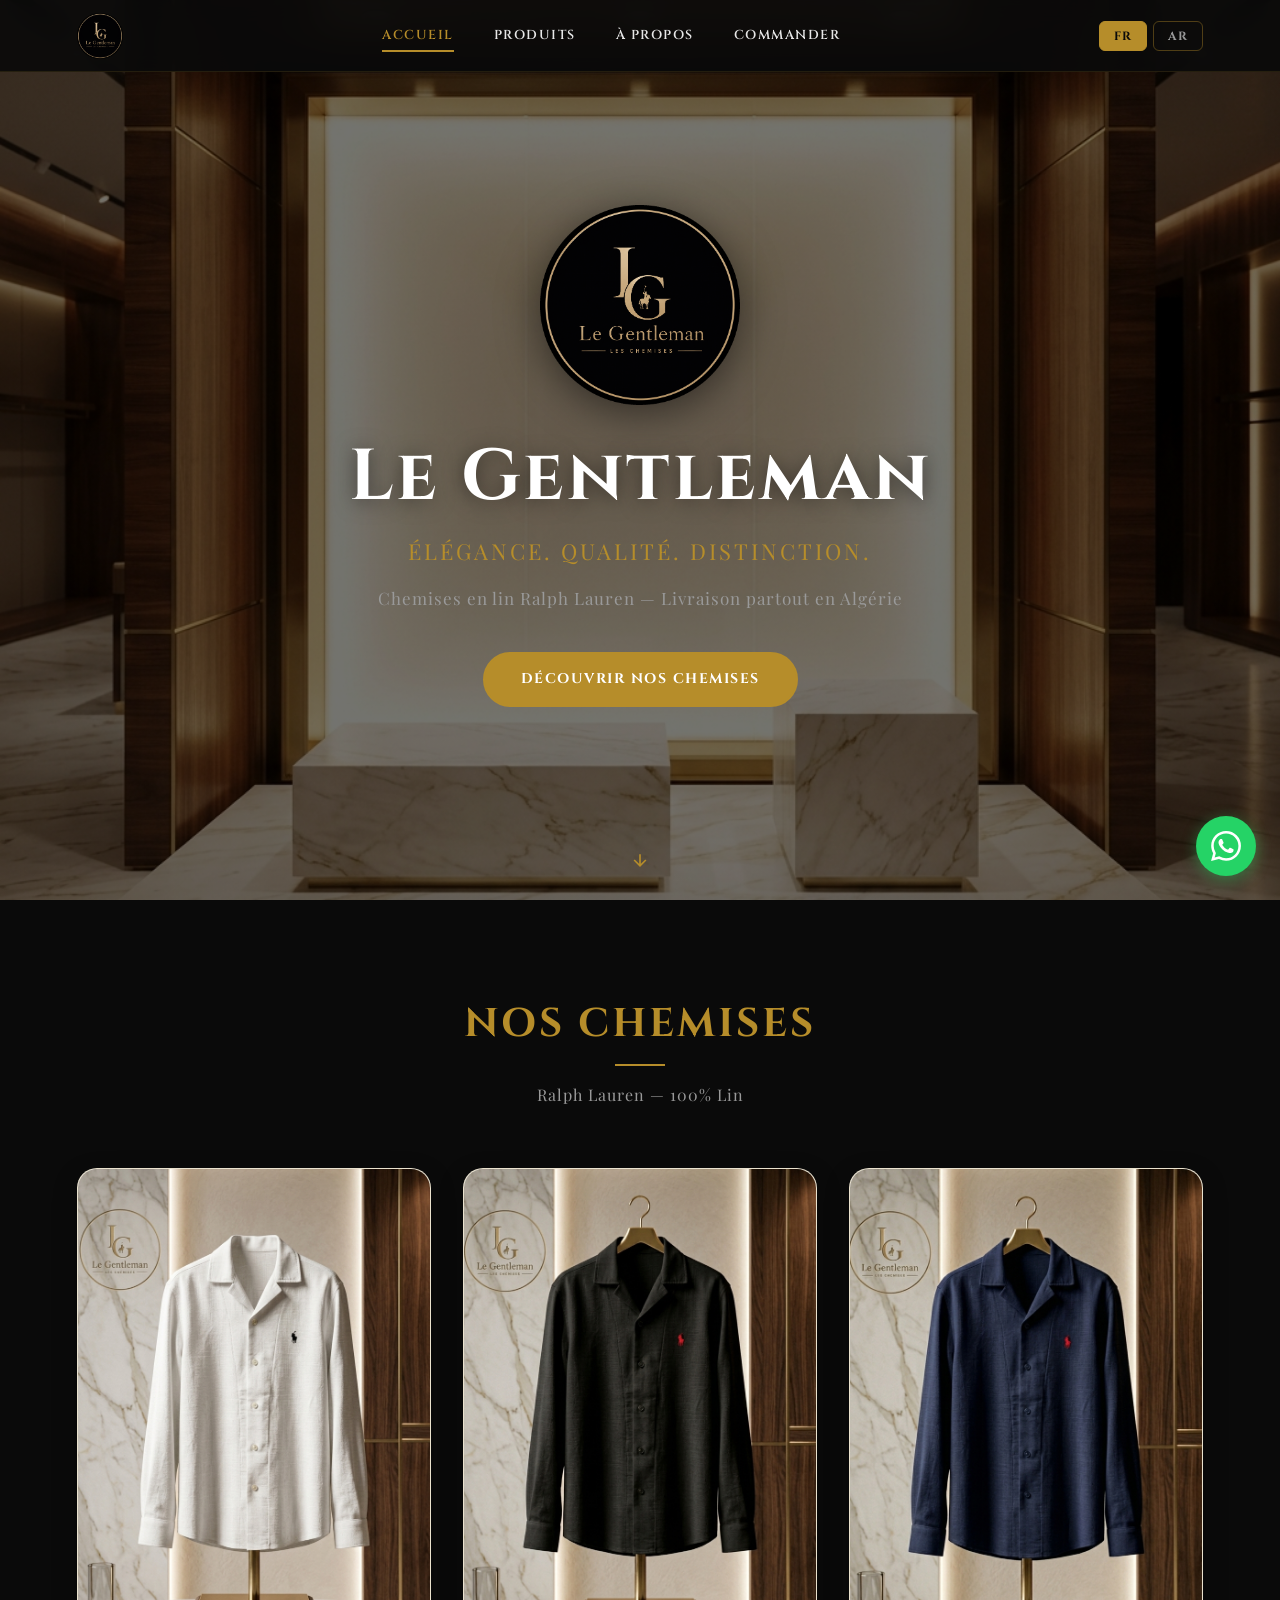
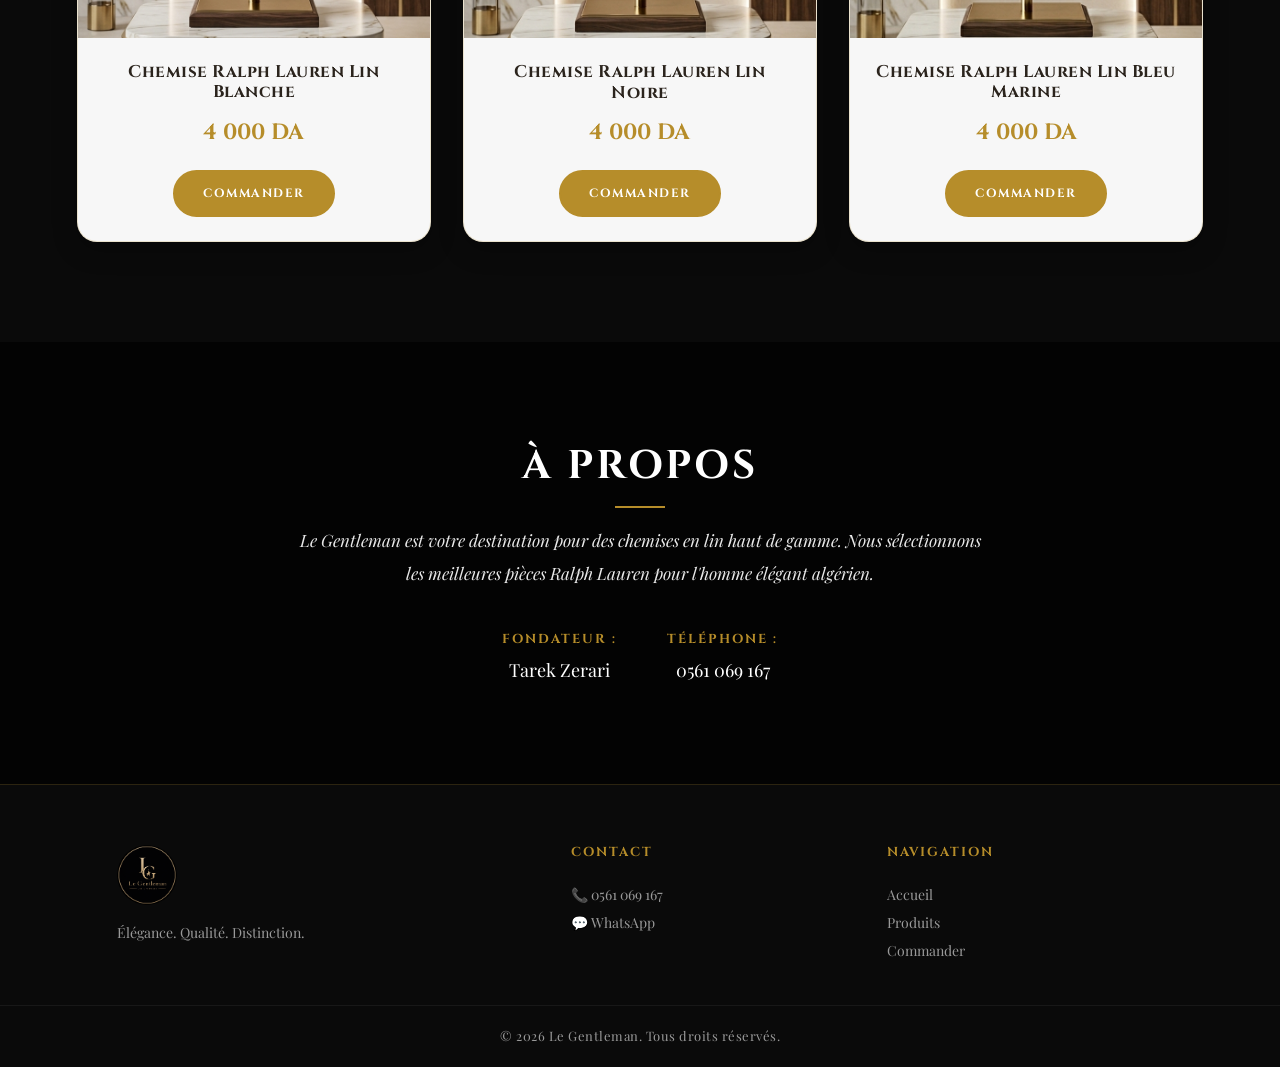
<file: index.html>
<!DOCTYPE html>
<html lang="fr">

<head>
    <meta charset="UTF-8">
    <meta name="viewport" content="width=device-width, initial-scale=1">
    <meta name="description" content="Le Gentleman — Chemises en lin Ralph Lauren haut de gamme. Livraison partout en Algérie.">

    <title>Le Gentleman — Chemises de Luxe</title>

    <link rel="icon" href="assets/logo.png" type="image/png">
    <link rel="preconnect" href="https://fonts.googleapis.com">
    <link rel="preconnect" href="https://fonts.gstatic.com" crossorigin>
    <link href="https://fonts.googleapis.com/css2?family=Cinzel:wght@400;600;700&family=Playfair+Display:ital,wght@0,400;0,600;0,700;1,400&display=swap" rel="stylesheet">
    <link rel="stylesheet" href="css/style.css">
</head>

<body>

    <a href="#main" class="skip-link">Aller au contenu</a>

    <!-- ─── Header ────────────────────────────────────── -->
    <header>
        <a href="index.html" class="logo">
            <img src="assets/logo.jpg" alt="Le Gentleman">
        </a>

        <button class="hamburger" aria-label="Menu" aria-expanded="false">
            <span></span><span></span><span></span>
        </button>

        <nav>
            <a href="index.html#home" data-i18n="home">Accueil</a>
            <a href="index.html#products" data-i18n="products">Produits</a>
            <a href="index.html#about" data-i18n="about">À propos</a>
            <a href="order.html" data-i18n="order">Commander</a>
        </nav>

        <div class="lang-switch">
            <button data-lang="fr" aria-label="Français">FR</button>
            <button data-lang="ar" aria-label="العربية">AR</button>
        </div>
    </header>

    <main id="main">

        <!-- ─── Hero ──────────────────────────────────── -->
        <section class="hero" id="home">
            <div class="hero-content">
                <img src="assets/logo.png" alt="Le Gentleman" class="hero-logo">
                <h1 data-i18n="heroTitle">Le Gentleman</h1>
                <p class="tagline" data-i18n="heroText">Élégance. Qualité. Distinction.</p>
                <p class="hero-subtext" data-i18n="heroSubtext">Chemises en lin Ralph Lauren — Livraison partout en Algérie</p>
                <a href="#products" class="btn" data-i18n="discover">Découvrir nos chemises</a>
            </div>
            <div class="scroll-indicator" aria-hidden="true">
                <svg viewBox="0 0 24 24" fill="none" stroke="currentColor" stroke-width="2">
                    <path d="M12 5v14M19 12l-7 7-7-7"/>
                </svg>
            </div>
        </section>

        <!-- ─── Products ──────────────────────────────── -->
        <section id="products" class="products-section">
            <h2 class="section-title" data-i18n="ourProducts">Nos Chemises</h2>
            <p class="section-subtitle">Ralph Lauren — 100% Lin</p>

            <div class="products-grid">

                <div class="card reveal">
                    <div class="card-image">
                        <img src="assets/chemise-blanche.jpg" alt="Chemise Blanche" loading="lazy">
                    </div>
                    <div class="card-body">
                        <h3 data-i18n="shirtWhiteTitle">Chemise Ralph Lauren Lin Blanche</h3>
                        <p class="card-price">4 000 DA</p>
                        <a href="order.html?product=white" class="btn" data-i18n="orderBtn">Commander</a>
                    </div>
                </div>

                <div class="card reveal delay-1">
                    <div class="card-image">
                        <img src="assets/chemise-noire.jpg" alt="Chemise Noire" loading="lazy">
                    </div>
                    <div class="card-body">
                        <h3 data-i18n="shirtBlackTitle">Chemise Ralph Lauren Lin Noire</h3>
                        <p class="card-price">4 000 DA</p>
                        <a href="order.html?product=black" class="btn" data-i18n="orderBtn">Commander</a>
                    </div>
                </div>

                <div class="card reveal delay-2">
                    <div class="card-image">
                        <img src="assets/chemise-bleu.jpg" alt="Chemise Bleu Marine" loading="lazy">
                    </div>
                    <div class="card-body">
                        <h3 data-i18n="shirtBlueTitle">Chemise Ralph Lauren Lin Bleu Marine</h3>
                        <p class="card-price">4 000 DA</p>
                        <a href="order.html?product=blue" class="btn" data-i18n="orderBtn">Commander</a>
                    </div>
                </div>

            </div>
        </section>

        <!-- ─── About ─────────────────────────────────── -->
        <section id="about" class="about-section">
            <h2 class="section-title" data-i18n="aboutTitle">À propos</h2>

            <div class="about-content reveal">
                <p class="about-desc" data-i18n="aboutDesc">
                    Le Gentleman est votre destination pour des chemises en lin haut de gamme.
                    Nous sélectionnons les meilleures pièces Ralph Lauren pour l'homme élégant algérien.
                </p>

                <div class="about-details">
                    <div class="about-detail">
                        <strong data-i18n="founderLabel">Fondateur :</strong>
                        <span>Tarek Zerari</span>
                    </div>
                    <div class="about-detail">
                        <strong data-i18n="phoneLabel">Téléphone :</strong>
                        <span>0561 069 167</span>
                    </div>
                </div>
            </div>
        </section>

    </main>

    <!-- ─── Footer ────────────────────────────────────── -->
    <footer>
        <div class="footer-main">
            <div class="footer-brand">
                <img src="assets/logo.png" alt="Le Gentleman" class="footer-logo">
                <p data-i18n="heroText">Élégance. Qualité. Distinction.</p>
            </div>
            <div class="footer-col">
                <h4 data-i18n="footerContact">Contact</h4>
                <p>📞 0561 069 167</p>
                <a href="https://wa.me/213561069167" target="_blank" rel="noopener">💬 WhatsApp</a>
            </div>
            <div class="footer-col">
                <h4>Navigation</h4>
                <a href="#home" data-i18n="home">Accueil</a>
                <a href="#products" data-i18n="products">Produits</a>
                <a href="order.html" data-i18n="order">Commander</a>
            </div>
        </div>
        <div class="footer-bottom">
            <p>© 2026 Le Gentleman. <span data-i18n="footerRights">Tous droits réservés.</span></p>
        </div>
    </footer>

    <!-- WhatsApp FAB -->
    <a href="https://wa.me/213561069167" target="_blank" rel="noopener" class="whatsapp-fab" aria-label="Contact WhatsApp">
        <svg viewBox="0 0 24 24" xmlns="http://www.w3.org/2000/svg">
            <path d="M17.472 14.382c-.297-.149-1.758-.867-2.03-.967-.273-.099-.471-.148-.67.15-.197.297-.767.966-.94 1.164-.173.199-.347.223-.644.075-.297-.15-1.255-.463-2.39-1.475-.883-.788-1.48-1.761-1.653-2.059-.173-.297-.018-.458.13-.606.134-.133.298-.347.446-.52.149-.174.198-.298.298-.497.099-.198.05-.371-.025-.52-.075-.149-.669-1.612-.916-2.207-.242-.579-.487-.5-.669-.51-.173-.008-.371-.01-.57-.01-.198 0-.52.074-.792.372-.272.297-1.04 1.016-1.04 2.479 0 1.462 1.065 2.875 1.213 3.074.149.198 2.096 3.2 5.077 4.487.709.306 1.262.489 1.694.625.712.227 1.36.195 1.871.118.571-.085 1.758-.719 2.006-1.413.248-.694.248-1.289.173-1.413-.074-.124-.272-.198-.57-.347m-5.421 7.403h-.004a9.87 9.87 0 01-5.031-1.378l-.361-.214-3.741.982.998-3.648-.235-.374a9.86 9.86 0 01-1.51-5.26c.001-5.45 4.436-9.884 9.888-9.884 2.64 0 5.122 1.03 6.988 2.898a9.825 9.825 0 012.893 6.994c-.003 5.45-4.437 9.884-9.885 9.884m8.413-18.297A11.815 11.815 0 0012.05 0C5.495 0 .16 5.335.157 11.892c0 2.096.547 4.142 1.588 5.945L.057 24l6.305-1.654a11.882 11.882 0 005.683 1.448h.005c6.554 0 11.89-5.335 11.893-11.893a11.821 11.821 0 00-3.48-8.413z"/>
        </svg>
    </a>

    <script src="js/config.js"></script>
    <script src="js/lang.js"></script>
    <script src="js/app.js"></script>

</body>

</html>
</file>
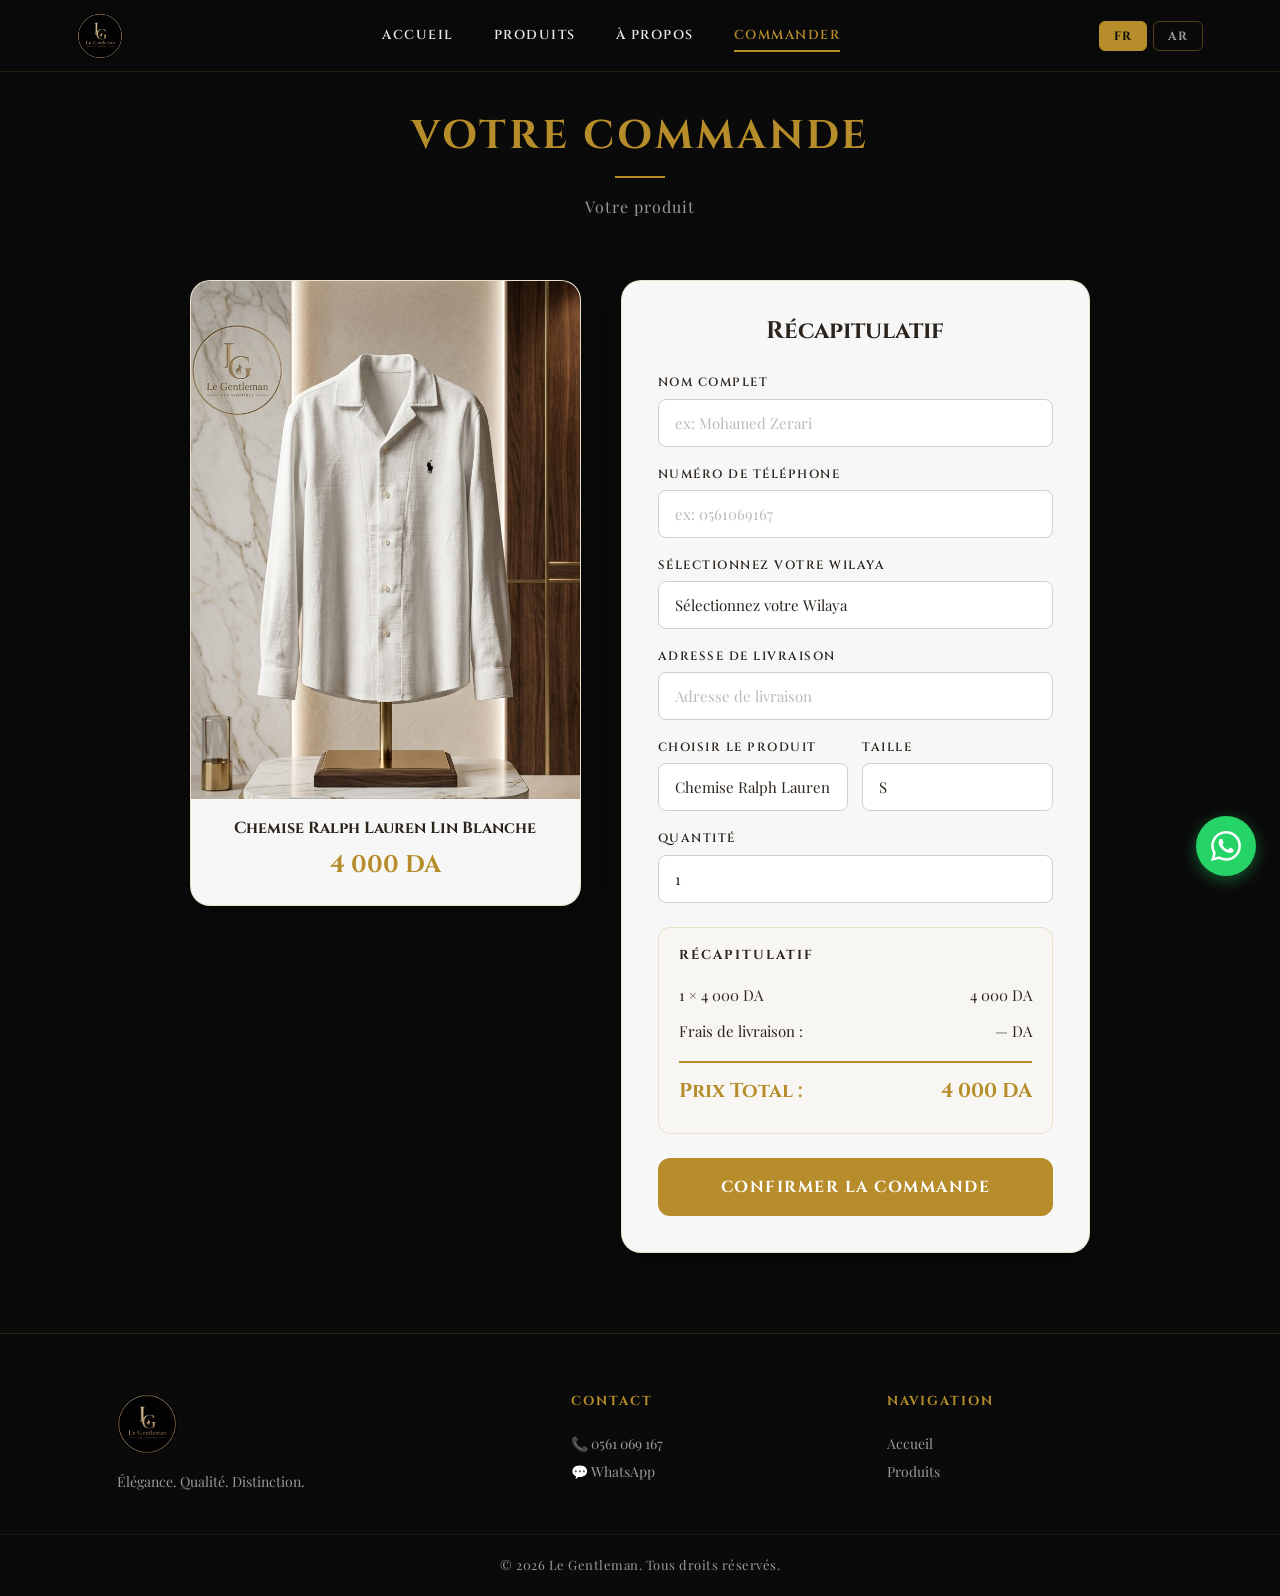
<file: order.html>
<!DOCTYPE html>
<html lang="fr">

<head>
    <meta charset="UTF-8">
    <meta name="viewport" content="width=device-width, initial-scale=1">
    <meta name="description" content="Commander votre chemise Ralph Lauren — Le Gentleman">

    <title>Commander — Le Gentleman</title>

    <link rel="icon" href="assets/logo.png" type="image/png">
    <link rel="preconnect" href="https://fonts.googleapis.com">
    <link rel="preconnect" href="https://fonts.gstatic.com" crossorigin>
    <link href="https://fonts.googleapis.com/css2?family=Cinzel:wght@400;600;700&family=Playfair+Display:ital,wght@0,400;0,600;0,700;1,400&display=swap" rel="stylesheet">
    <link rel="stylesheet" href="css/style.css">
</head>

<body>

    <a href="#main" class="skip-link">Aller au contenu</a>

    <!-- ─── Header ────────────────────────────────────── -->
    <header>
        <a href="index.html" class="logo">
            <img src="assets/logo.jpg" alt="Le Gentleman">
        </a>

        <button class="hamburger" aria-label="Menu" aria-expanded="false">
            <span></span><span></span><span></span>
        </button>

        <nav>
            <a href="index.html#home" data-i18n="home">Accueil</a>
            <a href="index.html#products" data-i18n="products">Produits</a>
            <a href="index.html#about" data-i18n="about">À propos</a>
            <a href="order.html" data-i18n="order" class="active">Commander</a>
        </nav>

        <div class="lang-switch">
            <button data-lang="fr" aria-label="Français">FR</button>
            <button data-lang="ar" aria-label="العربية">AR</button>
        </div>
    </header>

    <main id="main">
        <section class="order-section">

            <h2 class="section-title" data-i18n="orderTitle">Votre Commande</h2>
            <p class="section-subtitle" data-i18n="yourProduct">Votre produit</p>

            <div class="order-layout">

                <!-- Product Preview (populated by JS) -->
                <div class="product-preview" id="productPreview">
                    <div class="product-preview-image">
                        <img id="previewImage" src="assets/chemise-blanche.jpg" alt="Produit">
                    </div>
                    <div class="product-preview-info">
                        <h3 id="previewName" data-i18n="shirtWhiteTitle">Chemise Ralph Lauren Lin Blanche</h3>
                        <p class="preview-price">4 000 DA</p>
                    </div>
                </div>

                <!-- Order Form -->
                <div class="order-form-wrapper">
                    <h2 data-i18n="orderSummary">Récapitulatif</h2>

                    <form id="orderForm" novalidate>

                        <div class="form-group">
                            <label for="nom" data-i18n="fullName">Nom complet</label>
                            <input type="text" id="nom" name="nom" placeholder="ex: Mohamed Zerari" required
                                   minlength="3" autocomplete="name">
                        </div>

                        <div class="form-group">
                            <label for="telephone" data-i18n="phone">Numéro de téléphone</label>
                            <input type="tel" id="telephone" name="telephone" placeholder="ex: 0561069167"
                                   required pattern="^0[5-7][0-9]{8}$" autocomplete="tel">
                        </div>

                        <div class="form-group">
                            <label for="wilayaSelect" data-i18n="selectWilaya">Sélectionnez votre Wilaya</label>
                            <select id="wilayaSelect" name="wilaya" required>
                                <!-- Populated by JS from config.js -->
                            </select>
                        </div>

                        <div class="form-group">
                            <label for="adresse" data-i18n="address">Adresse de livraison</label>
                            <input type="text" id="adresse" name="adresse"
                                   placeholder="ex: Rue Didouche Mourad, Cité 1000 Logements"
                                   data-i18n-placeholder="address" required minlength="5" autocomplete="street-address">
                        </div>

                        <div class="form-row">
                            <div class="form-group">
                                <label for="productSelect" data-i18n="selectProduct">Choisir le produit</label>
                                <select id="productSelect" name="produit">
                                    <!-- Populated by JS from config.js -->
                                </select>
                            </div>

                            <div class="form-group">
                                <label for="tailleSelect" data-i18n="selectSize">Taille</label>
                                <select id="tailleSelect" name="taille">
                                    <!-- Populated by JS from config.js -->
                                </select>
                            </div>
                        </div>

                        <div class="form-group">
                            <label for="quantite" data-i18n="quantity">Quantité</label>
                            <input type="number" id="quantite" name="quantite" value="1" min="1" max="10" required>
                        </div>

                        <!-- Price Summary -->
                        <div class="price-summary">
                            <h4 data-i18n="orderSummary">Récapitulatif</h4>
                            <div class="price-row">
                                <span id="priceLabel">1 × 4 000 DA</span>
                                <span id="subtotalDisplay">4 000 DA</span>
                            </div>
                            <div class="price-row">
                                <span data-i18n="deliveryFeeLabel">Frais de livraison :</span>
                                <span id="deliveryFee">— DA</span>
                            </div>
                            <div class="price-row total">
                                <span data-i18n="totalPriceLabel">Prix Total :</span>
                                <span id="totalPrice">4 000 DA</span>
                            </div>
                        </div>

                        <button type="submit" class="btn btn-block" id="submitBtn" data-i18n="confirmOrder">
                            Confirmer la commande
                        </button>

                    </form>
                </div>

            </div>

        </section>
    </main>

    <!-- ─── Footer ────────────────────────────────────── -->
    <footer>
        <div class="footer-main">
            <div class="footer-brand">
                <img src="assets/logo.png" alt="Le Gentleman" class="footer-logo">
                <p data-i18n="heroText">Élégance. Qualité. Distinction.</p>
            </div>
            <div class="footer-col">
                <h4 data-i18n="footerContact">Contact</h4>
                <p>📞 0561 069 167</p>
                <a href="https://wa.me/213561069167" target="_blank" rel="noopener">💬 WhatsApp</a>
            </div>
            <div class="footer-col">
                <h4>Navigation</h4>
                <a href="index.html" data-i18n="home">Accueil</a>
                <a href="index.html#products" data-i18n="products">Produits</a>
            </div>
        </div>
        <div class="footer-bottom">
            <p>© 2026 Le Gentleman. <span data-i18n="footerRights">Tous droits réservés.</span></p>
        </div>
    </footer>

    <!-- WhatsApp FAB -->
    <a href="https://wa.me/213561069167" target="_blank" rel="noopener" class="whatsapp-fab" aria-label="Contact WhatsApp">
        <svg viewBox="0 0 24 24" xmlns="http://www.w3.org/2000/svg">
            <path d="M17.472 14.382c-.297-.149-1.758-.867-2.03-.967-.273-.099-.471-.148-.67.15-.197.297-.767.966-.94 1.164-.173.199-.347.223-.644.075-.297-.15-1.255-.463-2.39-1.475-.883-.788-1.48-1.761-1.653-2.059-.173-.297-.018-.458.13-.606.134-.133.298-.347.446-.52.149-.174.198-.298.298-.497.099-.198.05-.371-.025-.52-.075-.149-.669-1.612-.916-2.207-.242-.579-.487-.5-.669-.51-.173-.008-.371-.01-.57-.01-.198 0-.52.074-.792.372-.272.297-1.04 1.016-1.04 2.479 0 1.462 1.065 2.875 1.213 3.074.149.198 2.096 3.2 5.077 4.487.709.306 1.262.489 1.694.625.712.227 1.36.195 1.871.118.571-.085 1.758-.719 2.006-1.413.248-.694.248-1.289.173-1.413-.074-.124-.272-.198-.57-.347m-5.421 7.403h-.004a9.87 9.87 0 01-5.031-1.378l-.361-.214-3.741.982.998-3.648-.235-.374a9.86 9.86 0 01-1.51-5.26c.001-5.45 4.436-9.884 9.888-9.884 2.64 0 5.122 1.03 6.988 2.898a9.825 9.825 0 012.893 6.994c-.003 5.45-4.437 9.884-9.885 9.884m8.413-18.297A11.815 11.815 0 0012.05 0C5.495 0 .16 5.335.157 11.892c0 2.096.547 4.142 1.588 5.945L.057 24l6.305-1.654a11.882 11.882 0 005.683 1.448h.005c6.554 0 11.89-5.335 11.893-11.893a11.821 11.821 0 00-3.48-8.413z"/>
        </svg>
    </a>

    <script src="js/config.js"></script>
    <script src="js/lang.js"></script>
    <script src="js/app.js"></script>
    <script src="js/order.js"></script>

</body>

</html>
</file>
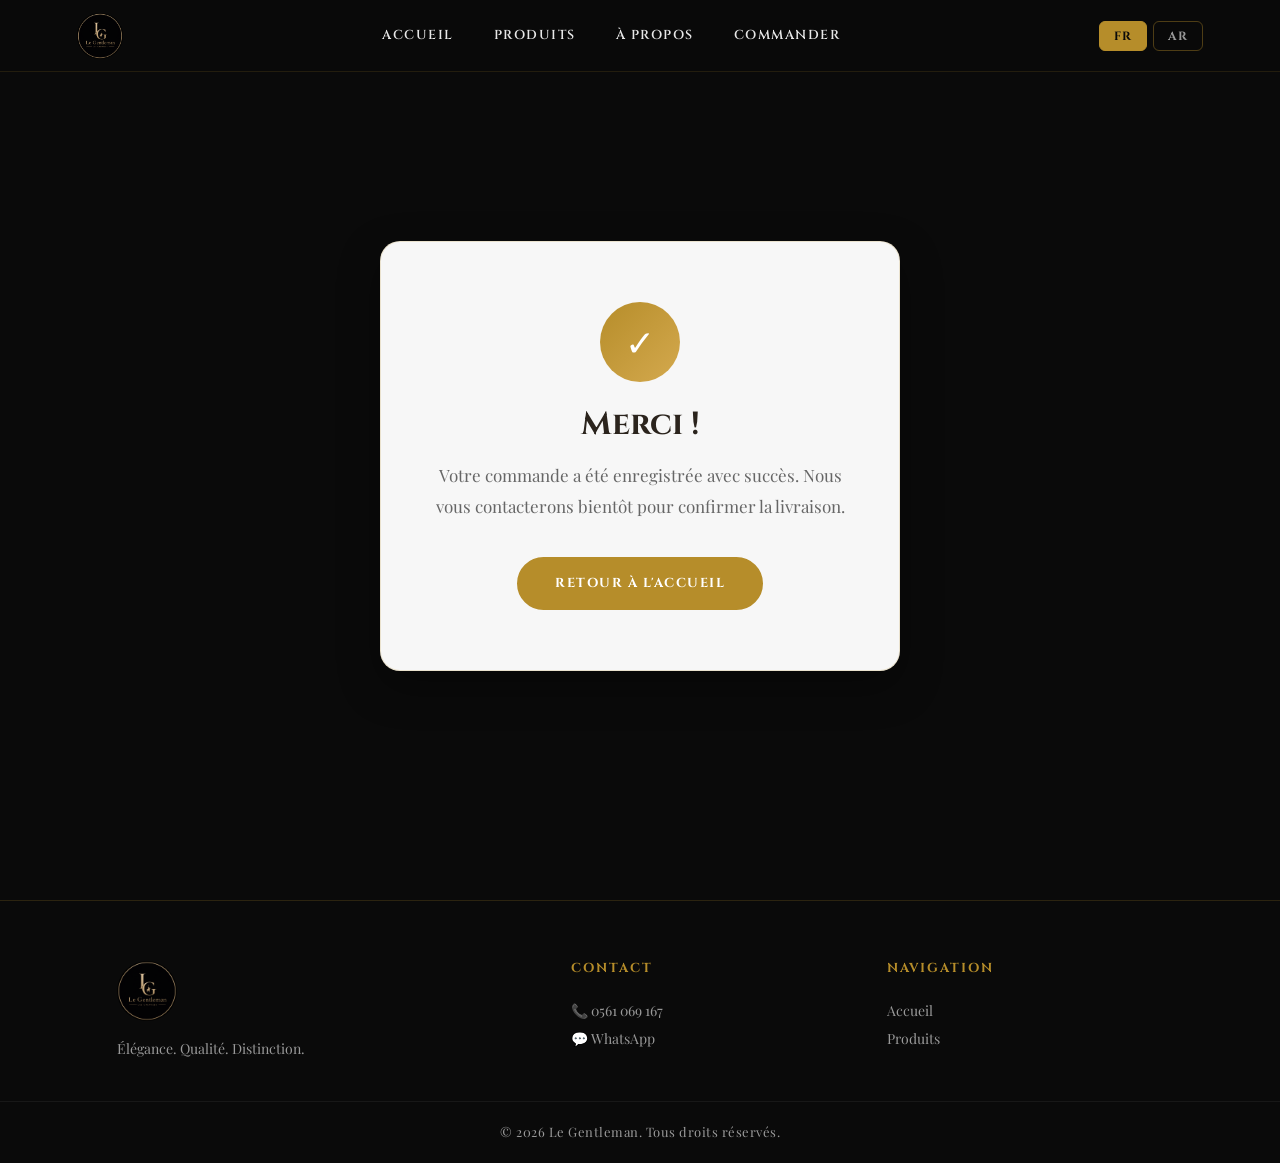
<file: success.html>
<!DOCTYPE html>
<html lang="fr">

<head>
    <meta charset="UTF-8">
    <meta name="viewport" content="width=device-width, initial-scale=1">

    <title>Commande Confirmée — Le Gentleman</title>

    <link rel="icon" href="assets/logo.png" type="image/png">
    <link rel="preconnect" href="https://fonts.googleapis.com">
    <link rel="preconnect" href="https://fonts.gstatic.com" crossorigin>
    <link href="https://fonts.googleapis.com/css2?family=Cinzel:wght@400;600;700&family=Playfair+Display:ital,wght@0,400;0,600;0,700;1,400&display=swap" rel="stylesheet">
    <link rel="stylesheet" href="css/style.css">
</head>

<body>

    <a href="#main" class="skip-link">Aller au contenu</a>

    <!-- ─── Header ────────────────────────────────────── -->
    <header>
        <a href="index.html" class="logo">
            <img src="assets/logo.jpg" alt="Le Gentleman">
        </a>

        <button class="hamburger" aria-label="Menu" aria-expanded="false">
            <span></span><span></span><span></span>
        </button>

        <nav>
            <a href="index.html#home" data-i18n="home">Accueil</a>
            <a href="index.html#products" data-i18n="products">Produits</a>
            <a href="index.html#about" data-i18n="about">À propos</a>
            <a href="order.html" data-i18n="order">Commander</a>
        </nav>

        <div class="lang-switch">
            <button data-lang="fr" aria-label="Français">FR</button>
            <button data-lang="ar" aria-label="العربية">AR</button>
        </div>
    </header>

    <main id="main">
        <section class="success-section">
            <div class="success-card">
                <div class="success-icon" aria-hidden="true">✓</div>
                <h1 data-i18n="successTitle">Merci !</h1>
                <p data-i18n="successText">
                    Votre commande a été enregistrée avec succès.
                    Nous vous contacterons bientôt pour confirmer la livraison.
                </p>
                <a href="index.html" class="btn" data-i18n="backHome">
                    Retour à l'accueil
                </a>
            </div>
        </section>
    </main>

    <!-- ─── Footer ────────────────────────────────────── -->
    <footer>
        <div class="footer-main">
            <div class="footer-brand">
                <img src="assets/logo.png" alt="Le Gentleman" class="footer-logo">
                <p data-i18n="heroText">Élégance. Qualité. Distinction.</p>
            </div>
            <div class="footer-col">
                <h4 data-i18n="footerContact">Contact</h4>
                <p>📞 0561 069 167</p>
                <a href="https://wa.me/213561069167" target="_blank" rel="noopener">💬 WhatsApp</a>
            </div>
            <div class="footer-col">
                <h4>Navigation</h4>
                <a href="index.html" data-i18n="home">Accueil</a>
                <a href="index.html#products" data-i18n="products">Produits</a>
            </div>
        </div>
        <div class="footer-bottom">
            <p>© 2026 Le Gentleman. <span data-i18n="footerRights">Tous droits réservés.</span></p>
        </div>
    </footer>

    <script src="js/config.js"></script>
    <script src="js/lang.js"></script>
    <script src="js/app.js"></script>

</body>

</html>
</file>
<file: css/style.css>
/* ═══════════════════════════════════════════════════════
   Le Gentleman — Stylesheet
   ═══════════════════════════════════════════════════════ */

/* ── 1. Custom Properties ────────────────────────────── */
:root {
    --gold: #B68D2A;
    --gold-light: #d4a94e;
    --gold-dark: #8a6a1e;
    --black: #0a0a0a;
    --dark: #111111;
    --darker: #1a1a1a;
    --white: #ffffff;
    --off-white: #f8f6f3;
    --text-light: #e8e8e8;
    --text-muted: #999999;
    --text-dark: #2B241D;
    --card-bg: rgba(255, 255, 255, 0.97);
    --overlay: rgba(0, 0, 0, 0.55);
    --shadow-sm: 0 2px 10px rgba(0, 0, 0, 0.15);
    --shadow-md: 0 8px 25px rgba(0, 0, 0, 0.25);
    --shadow-lg: 0 15px 40px rgba(0, 0, 0, 0.35);
    --shadow-gold: 0 8px 25px rgba(182, 141, 42, 0.25);
    --transition: 0.3s cubic-bezier(0.4, 0, 0.2, 1);
    --transition-slow: 0.5s cubic-bezier(0.4, 0, 0.2, 1);
    --radius: 12px;
    --radius-lg: 20px;
    --max-width: 1200px;
    --header-height: 72px;
}

/* ── 2. Reset & Base ─────────────────────────────────── */
*,
*::before,
*::after {
    margin: 0;
    padding: 0;
    box-sizing: border-box;
}

html {
    scroll-behavior: smooth;
    -webkit-text-size-adjust: 100%;
}

body {
    font-family: 'Playfair Display', Georgia, serif;
    color: var(--text-light);
    background: var(--black);
    line-height: 1.6;
    overflow-x: hidden;
    -webkit-font-smoothing: antialiased;
}

body.nav-open {
    overflow: hidden;
}

h1, h2, h3, h4 {
    font-family: 'Cinzel', serif;
    color: var(--gold);
    line-height: 1.2;
}

img {
    max-width: 100%;
    height: auto;
    display: block;
}

a {
    color: inherit;
    text-decoration: none;
}

/* ── 3. Skip Link (Accessibility) ────────────────────── */
.skip-link {
    position: absolute;
    top: -100%;
    left: 50%;
    transform: translateX(-50%);
    background: var(--gold);
    color: var(--black);
    padding: 10px 20px;
    border-radius: 0 0 8px 8px;
    font-weight: bold;
    z-index: 10000;
    transition: top 0.2s;
}

.skip-link:focus {
    top: 0;
}

/* ── 4. Focus Styles ─────────────────────────────────── */
:focus-visible {
    outline: 2px solid var(--gold);
    outline-offset: 3px;
}

/* ── 5. Header ───────────────────────────────────────── */
header {
    position: fixed;
    top: 0;
    left: 0;
    right: 0;
    z-index: 1000;
    display: flex;
    justify-content: space-between;
    align-items: center;
    padding: 0 6%;
    height: var(--header-height);
    background: rgba(10, 10, 10, 0.92);
    backdrop-filter: blur(12px);
    -webkit-backdrop-filter: blur(12px);
    border-bottom: 1px solid rgba(182, 141, 42, 0.15);
    transition: var(--transition);
}

header.scrolled {
    background: rgba(10, 10, 10, 0.97);
    box-shadow: var(--shadow-md);
    border-bottom-color: rgba(182, 141, 42, 0.3);
}

.logo {
    display: flex;
    align-items: center;
    z-index: 1001;
}

.logo img {
    height: 46px;
    border-radius: 50%;
    transition: var(--transition);
}

.logo:hover img {
    filter: brightness(1.15);
}

/* ── 6. Navigation ───────────────────────────────────── */
header nav {
    display: flex;
    align-items: center;
    gap: 8px;
}

header nav a {
    position: relative;
    padding: 8px 16px;
    font-size: 13px;
    font-weight: 600;
    font-family: 'Cinzel', serif;
    color: var(--text-light);
    text-transform: uppercase;
    letter-spacing: 1.5px;
    transition: color var(--transition);
    border-radius: 6px;
}

header nav a::after {
    content: '';
    position: absolute;
    bottom: 2px;
    left: 16px;
    right: 16px;
    height: 2px;
    background: var(--gold);
    transform: scaleX(0);
    transition: transform var(--transition);
}

header nav a:hover,
header nav a.active {
    color: var(--gold);
}

header nav a:hover::after,
header nav a.active::after {
    transform: scaleX(1);
}

/* ── 7. Language Switcher ────────────────────────────── */
.lang-switch {
    display: flex;
    gap: 6px;
    z-index: 1001;
}

.lang-switch button {
    background: transparent;
    border: 1px solid rgba(182, 141, 42, 0.4);
    color: var(--text-muted);
    padding: 6px 14px;
    cursor: pointer;
    border-radius: 6px;
    font-size: 12px;
    font-weight: 700;
    font-family: 'Cinzel', serif;
    letter-spacing: 1px;
    transition: var(--transition);
}

.lang-switch button:hover {
    border-color: var(--gold);
    color: var(--gold);
}

.lang-switch button.active {
    background: var(--gold);
    border-color: var(--gold);
    color: var(--black);
}

/* ── 8. Hamburger Menu ───────────────────────────────── */
.hamburger {
    display: none;
    background: none;
    border: none;
    cursor: pointer;
    padding: 8px;
    z-index: 1001;
    -webkit-tap-highlight-color: transparent;
}

.hamburger span {
    display: block;
    width: 24px;
    height: 2px;
    background: var(--gold);
    margin: 6px 0;
    border-radius: 2px;
    transition: var(--transition);
    transform-origin: center;
}

.hamburger.active span:nth-child(1) {
    transform: rotate(45deg) translate(5.5px, 5.5px);
}

.hamburger.active span:nth-child(2) {
    opacity: 0;
    transform: scaleX(0);
}

.hamburger.active span:nth-child(3) {
    transform: rotate(-45deg) translate(5.5px, -5.5px);
}

/* ── 9. Mobile Menu Overlay ──────────────────────────── */
.nav-overlay {
    display: none;
    position: fixed;
    inset: 0;
    background: rgba(0, 0, 0, 0.6);
    z-index: 998;
    opacity: 0;
    transition: opacity var(--transition);
}

.nav-overlay.visible {
    opacity: 1;
}

/* ── 10. Hero Section ────────────────────────────────── */
.hero {
    position: relative;
    min-height: 100vh;
    display: flex;
    align-items: center;
    justify-content: center;
    text-align: center;
    padding: var(--header-height) 6% 60px;
    background:
        linear-gradient(var(--overlay), var(--overlay)),
        url('../assets/store-background.png') center/cover fixed no-repeat;
}

.hero-content {
    max-width: 700px;
    animation: fadeInUp 1s ease-out;
}

.hero-logo {
    width: 200px;
    max-width: 50vw;
    margin: 0 auto 30px;
    filter: drop-shadow(0 8px 20px rgba(0, 0, 0, 0.5));
    animation: fadeIn 0.8s ease-out;
}

.hero-content h1 {
    font-size: clamp(36px, 8vw, 72px);
    color: var(--white);
    letter-spacing: 3px;
    text-shadow: 0 2px 20px rgba(0, 0, 0, 0.5);
    margin-bottom: 12px;
}

.hero-content .tagline {
    color: var(--gold);
    font-size: clamp(16px, 3vw, 22px);
    font-weight: 300;
    letter-spacing: 3px;
    text-transform: uppercase;
    margin-bottom: 16px;
}

.hero-content .hero-subtext {
    color: var(--text-muted);
    font-size: clamp(14px, 2vw, 17px);
    font-weight: 300;
    margin-bottom: 40px;
    letter-spacing: 1px;
}

.scroll-indicator {
    position: absolute;
    bottom: 30px;
    left: 50%;
    transform: translateX(-50%);
    display: flex;
    flex-direction: column;
    align-items: center;
    gap: 8px;
    color: var(--text-muted);
    font-size: 12px;
    letter-spacing: 2px;
    text-transform: uppercase;
    animation: bounce 2s ease-in-out infinite;
}

.scroll-indicator svg {
    width: 20px;
    height: 20px;
    stroke: var(--gold);
}

/* ── 11. Buttons ─────────────────────────────────────── */
.btn {
    display: inline-flex;
    align-items: center;
    justify-content: center;
    gap: 8px;
    background: var(--gold);
    color: var(--white);
    padding: 14px 36px;
    font-family: 'Cinzel', serif;
    font-size: 14px;
    font-weight: 700;
    text-transform: uppercase;
    letter-spacing: 1.5px;
    border: 2px solid var(--gold);
    border-radius: 50px;
    cursor: pointer;
    transition: var(--transition);
    -webkit-tap-highlight-color: transparent;
}

.btn:hover {
    background: transparent;
    color: var(--gold);
    transform: translateY(-2px);
    box-shadow: var(--shadow-gold);
}

.btn:active {
    transform: translateY(0);
}

.btn-outline {
    background: transparent;
    color: var(--gold);
}

.btn-outline:hover {
    background: var(--gold);
    color: var(--white);
}

.btn-block {
    width: 100%;
    padding: 16px;
    font-size: 16px;
    border-radius: var(--radius);
}

.btn:disabled {
    opacity: 0.6;
    cursor: not-allowed;
    transform: none !important;
}

/* ── 12. Section Titles ──────────────────────────────── */
.section-title {
    text-align: center;
    font-size: clamp(28px, 5vw, 40px);
    text-transform: uppercase;
    letter-spacing: 3px;
    margin-bottom: 16px;
    position: relative;
}

.section-title::after {
    content: '';
    display: block;
    width: 50px;
    height: 2px;
    background: var(--gold);
    margin: 16px auto 0;
}

.section-subtitle {
    text-align: center;
    color: var(--text-muted);
    font-size: 16px;
    margin-bottom: 60px;
    letter-spacing: 1px;
}

/* ── 13. Products Section ────────────────────────────── */
.products-section {
    padding: 100px 6%;
    max-width: calc(var(--max-width) + 12%);
    margin: 0 auto;
}

.products-grid {
    display: grid;
    grid-template-columns: repeat(auto-fit, minmax(300px, 1fr));
    gap: 32px;
    max-width: var(--max-width);
    margin: 0 auto;
}

/* ── 14. Product Cards ───────────────────────────────── */
.card {
    background: var(--card-bg);
    border-radius: var(--radius-lg);
    overflow: hidden;
    box-shadow: var(--shadow-md);
    transition: var(--transition-slow);
    position: relative;
    border: 1px solid rgba(182, 141, 42, 0.2);
}

.card:hover {
    transform: translateY(-8px);
    box-shadow: var(--shadow-lg), 0 0 0 1px rgba(182, 141, 42, 0.4);
}

.card-image {
    position: relative;
    overflow: hidden;
    aspect-ratio: 3/4;
}

.card-image img {
    width: 100%;
    height: 100%;
    object-fit: cover;
    transition: transform var(--transition-slow);
}

.card:hover .card-image img {
    transform: scale(1.05);
}

.card-body {
    padding: 24px;
    text-align: center;
}

.card-body h3 {
    font-size: 17px;
    margin-bottom: 12px;
    letter-spacing: 0.5px;
    color: var(--text-dark);
}

.card-price {
    font-size: 22px;
    font-weight: 700;
    color: var(--gold);
    margin-bottom: 20px;
    font-family: 'Cinzel', serif;
}

.card .btn {
    font-size: 12px;
    padding: 12px 28px;
}

/* ── 15. About Section ───────────────────────────────── */
.about-section {
    padding: 100px 6%;
    text-align: center;
    background:
        linear-gradient(rgba(0, 0, 0, 0.75), rgba(0, 0, 0, 0.75)),
        url('../assets/store-background.png') center/cover fixed no-repeat;
}

.about-section .section-title {
    color: var(--white);
}

.about-content {
    max-width: 700px;
    margin: 0 auto;
}

.about-desc {
    font-size: 17px;
    color: var(--text-light);
    line-height: 1.9;
    margin-bottom: 40px;
    font-style: italic;
}

.about-details {
    display: flex;
    justify-content: center;
    gap: 50px;
    flex-wrap: wrap;
}

.about-detail {
    text-align: center;
}

.about-detail strong {
    display: block;
    color: var(--gold);
    font-size: 13px;
    text-transform: uppercase;
    letter-spacing: 2px;
    margin-bottom: 6px;
    font-family: 'Cinzel', serif;
}

.about-detail span {
    color: var(--white);
    font-size: 18px;
}

/* ── 16. Order Page ──────────────────────────────────── */
.order-section {
    padding: calc(var(--header-height) + 40px) 6% 80px;
    min-height: 100vh;
}

.order-layout {
    display: grid;
    grid-template-columns: 1fr 1.2fr;
    gap: 40px;
    max-width: 900px;
    margin: 0 auto;
}

/* Product Preview */
.product-preview {
    background: var(--card-bg);
    border-radius: var(--radius-lg);
    overflow: hidden;
    box-shadow: var(--shadow-md);
    border: 1px solid rgba(182, 141, 42, 0.2);
    height: fit-content;
    position: sticky;
    top: calc(var(--header-height) + 20px);
}

.product-preview-image {
    aspect-ratio: 3/4;
    overflow: hidden;
}

.product-preview-image img {
    width: 100%;
    height: 100%;
    object-fit: cover;
    transition: var(--transition-slow);
}

.product-preview-info {
    padding: 20px;
    text-align: center;
}

.product-preview-info h3 {
    font-size: 16px;
    color: var(--text-dark);
    margin-bottom: 8px;
}

.product-preview-info .preview-price {
    font-size: 24px;
    font-weight: 700;
    color: var(--gold);
    font-family: 'Cinzel', serif;
}

/* Order Form */
.order-form-wrapper {
    background: var(--card-bg);
    padding: 36px;
    border-radius: var(--radius-lg);
    box-shadow: var(--shadow-md);
    border: 1px solid rgba(182, 141, 42, 0.2);
}

.order-form-wrapper h2 {
    font-size: 24px;
    text-align: center;
    margin-bottom: 28px;
    color: var(--text-dark);
}

/* Form Fields */
.form-group {
    margin-bottom: 18px;
}

.form-group label {
    display: block;
    font-size: 12px;
    font-weight: 600;
    font-family: 'Cinzel', serif;
    color: var(--text-dark);
    text-transform: uppercase;
    letter-spacing: 1.5px;
    margin-bottom: 6px;
}

.form-group input,
.form-group select,
.form-group textarea {
    width: 100%;
    padding: 13px 16px;
    border: 1px solid #d4d0c8;
    border-radius: 8px;
    font-size: 15px;
    font-family: 'Playfair Display', serif;
    color: var(--text-dark);
    background: var(--white);
    transition: var(--transition);
    -webkit-appearance: none;
}

.form-group input:focus,
.form-group select:focus,
.form-group textarea:focus {
    outline: none;
    border-color: var(--gold);
    box-shadow: 0 0 0 3px rgba(182, 141, 42, 0.12);
}

.form-group input::placeholder {
    color: #bbb;
}

.form-row {
    display: grid;
    grid-template-columns: 1fr 1fr;
    gap: 14px;
}

/* Price Summary */
.price-summary {
    background: var(--off-white);
    border: 1px solid rgba(182, 141, 42, 0.2);
    border-radius: var(--radius);
    padding: 20px;
    margin: 24px 0;
}

.price-summary h4 {
    font-size: 13px;
    text-transform: uppercase;
    letter-spacing: 2px;
    margin-bottom: 14px;
    color: var(--text-dark);
}

.price-row {
    display: flex;
    justify-content: space-between;
    align-items: center;
    padding: 6px 0;
    font-size: 15px;
    color: var(--text-dark);
}

.price-row.total {
    font-size: 20px;
    font-weight: 700;
    color: var(--gold);
    font-family: 'Cinzel', serif;
    margin-top: 12px;
    padding-top: 12px;
    border-top: 2px solid var(--gold);
}

/* Loading spinner */
.spinner {
    display: inline-block;
    width: 18px;
    height: 18px;
    border: 2px solid rgba(255, 255, 255, 0.3);
    border-top-color: var(--white);
    border-radius: 50%;
    animation: spin 0.6s linear infinite;
    vertical-align: middle;
    margin-right: 8px;
}

/* ── 17. Success Page ────────────────────────────────── */
.success-section {
    min-height: 100vh;
    display: flex;
    align-items: center;
    justify-content: center;
    padding: var(--header-height) 6% 60px;
    text-align: center;
}

.success-card {
    background: var(--card-bg);
    padding: 60px 40px;
    border-radius: var(--radius-lg);
    box-shadow: var(--shadow-lg);
    border: 1px solid rgba(182, 141, 42, 0.2);
    max-width: 520px;
    width: 100%;
    animation: fadeInUp 0.8s ease-out;
}

.success-icon {
    width: 80px;
    height: 80px;
    background: linear-gradient(135deg, var(--gold), var(--gold-light));
    border-radius: 50%;
    display: flex;
    align-items: center;
    justify-content: center;
    margin: 0 auto 24px;
    font-size: 36px;
    color: var(--white);
    animation: scaleIn 0.5s ease-out 0.3s both;
}

.success-card h1 {
    font-size: 32px;
    color: var(--text-dark);
    margin-bottom: 16px;
}

.success-card p {
    font-size: 17px;
    color: #666;
    line-height: 1.8;
    margin-bottom: 36px;
}

.success-card .btn {
    font-size: 13px;
}

/* ── 18. Footer ──────────────────────────────────────── */
footer {
    background: var(--black);
    border-top: 1px solid rgba(182, 141, 42, 0.2);
}

.footer-main {
    display: grid;
    grid-template-columns: 1.5fr 1fr 1fr;
    gap: 40px;
    padding: 60px 6% 40px;
    max-width: var(--max-width);
    margin: 0 auto;
}

.footer-brand .footer-logo {
    width: 60px;
    border-radius: 50%;
    margin-bottom: 16px;
}

.footer-brand p {
    color: var(--text-muted);
    font-size: 14px;
    line-height: 1.7;
    max-width: 280px;
}

.footer-col h4 {
    font-size: 13px;
    text-transform: uppercase;
    letter-spacing: 2px;
    margin-bottom: 20px;
    color: var(--gold);
}

.footer-col p,
.footer-col a {
    display: block;
    color: var(--text-muted);
    font-size: 14px;
    line-height: 2;
    transition: color var(--transition);
}

.footer-col a:hover {
    color: var(--gold);
}

.footer-bottom {
    border-top: 1px solid rgba(255, 255, 255, 0.06);
    padding: 20px 6%;
    text-align: center;
}

.footer-bottom p {
    color: var(--text-muted);
    font-size: 13px;
    letter-spacing: 0.5px;
}

/* ── 19. WhatsApp FAB ────────────────────────────────── */
.whatsapp-fab {
    position: fixed;
    bottom: 24px;
    right: 24px;
    width: 60px;
    height: 60px;
    background: #25D366;
    border-radius: 50%;
    display: flex;
    align-items: center;
    justify-content: center;
    z-index: 900;
    box-shadow: 0 4px 15px rgba(37, 211, 102, 0.4);
    transition: var(--transition);
}

.whatsapp-fab:hover {
    transform: scale(1.1) translateY(-2px);
    box-shadow: 0 8px 25px rgba(37, 211, 102, 0.5);
}

.whatsapp-fab svg {
    width: 30px;
    height: 30px;
    fill: var(--white);
}

/* ── 20. Animations ──────────────────────────────────── */
@keyframes fadeIn {
    from { opacity: 0; }
    to   { opacity: 1; }
}

@keyframes fadeInUp {
    from {
        opacity: 0;
        transform: translateY(30px);
    }
    to {
        opacity: 1;
        transform: translateY(0);
    }
}

@keyframes scaleIn {
    from {
        opacity: 0;
        transform: scale(0.5);
    }
    to {
        opacity: 1;
        transform: scale(1);
    }
}

@keyframes spin {
    to { transform: rotate(360deg); }
}

@keyframes bounce {
    0%, 100% { transform: translateX(-50%) translateY(0); }
    50%      { transform: translateX(-50%) translateY(8px); }
}

/* Reveal animation classes */
.reveal {
    opacity: 0;
    transform: translateY(30px);
    transition: opacity 0.7s ease-out, transform 0.7s ease-out;
}

.reveal.revealed {
    opacity: 1;
    transform: translateY(0);
}

.reveal.delay-1 { transition-delay: 0.1s; }
.reveal.delay-2 { transition-delay: 0.2s; }
.reveal.delay-3 { transition-delay: 0.3s; }

/* ── 21. Responsive ──────────────────────────────────── */
@media (max-width: 900px) {
    .order-layout {
        grid-template-columns: 1fr;
    }

    .product-preview {
        position: static;
        max-width: 360px;
        margin: 0 auto;
    }

    .footer-main {
        grid-template-columns: 1fr;
        text-align: center;
    }

    .footer-brand p {
        max-width: none;
    }
}

@media (max-width: 768px) {
    :root {
        --header-height: 64px;
    }

    /* Show hamburger */
    .hamburger {
        display: block;
    }

    /* Mobile nav */
    header nav {
        position: fixed;
        top: 0;
        right: 0;
        width: 280px;
        height: 100vh;
        height: 100dvh;
        background: var(--black);
        flex-direction: column;
        justify-content: center;
        gap: 0;
        padding: 80px 30px;
        transform: translateX(100%);
        transition: transform var(--transition);
        z-index: 999;
        border-left: 1px solid rgba(182, 141, 42, 0.15);
        box-shadow: -10px 0 30px rgba(0, 0, 0, 0.5);
    }

    header nav.open {
        transform: translateX(0);
    }

    header nav a {
        font-size: 16px;
        padding: 16px 0;
        border-bottom: 1px solid rgba(255, 255, 255, 0.05);
        width: 100%;
    }

    header nav a::after {
        display: none;
    }

    /* Products */
    .products-grid {
        grid-template-columns: 1fr;
        max-width: 400px;
        margin: 0 auto;
    }

    .hero {
        background-attachment: scroll;
    }

    .about-section {
        background-attachment: scroll;
    }

    /* Form */
    .form-row {
        grid-template-columns: 1fr;
    }

    .order-form-wrapper {
        padding: 24px;
    }

    .success-card {
        padding: 40px 24px;
    }
}

@media (max-width: 480px) {
    .hero-content h1 {
        letter-spacing: 1px;
    }

    .btn {
        padding: 12px 28px;
        font-size: 13px;
    }

    .lang-switch {
        gap: 4px;
    }

    .lang-switch button {
        padding: 5px 10px;
        font-size: 11px;
    }
}

/* ── 22. RTL Support ─────────────────────────────────── */
[dir="rtl"] header nav a::after {
    left: auto;
    right: 16px;
}

[dir="rtl"] header nav {
    right: auto;
    left: 0;
    transform: translateX(-100%);
    border-left: none;
    border-right: 1px solid rgba(182, 141, 42, 0.15);
    box-shadow: 10px 0 30px rgba(0, 0, 0, 0.5);
}

[dir="rtl"] header nav.open {
    transform: translateX(0);
}

[dir="rtl"] .whatsapp-fab {
    right: auto;
    left: 24px;
}

/* ── 23. Print ───────────────────────────────────────── */
@media print {
    header, footer, .whatsapp-fab, .lang-switch, .hamburger, .scroll-indicator {
        display: none !important;
    }
    body {
        background: white;
        color: black;
    }
}
</file>
